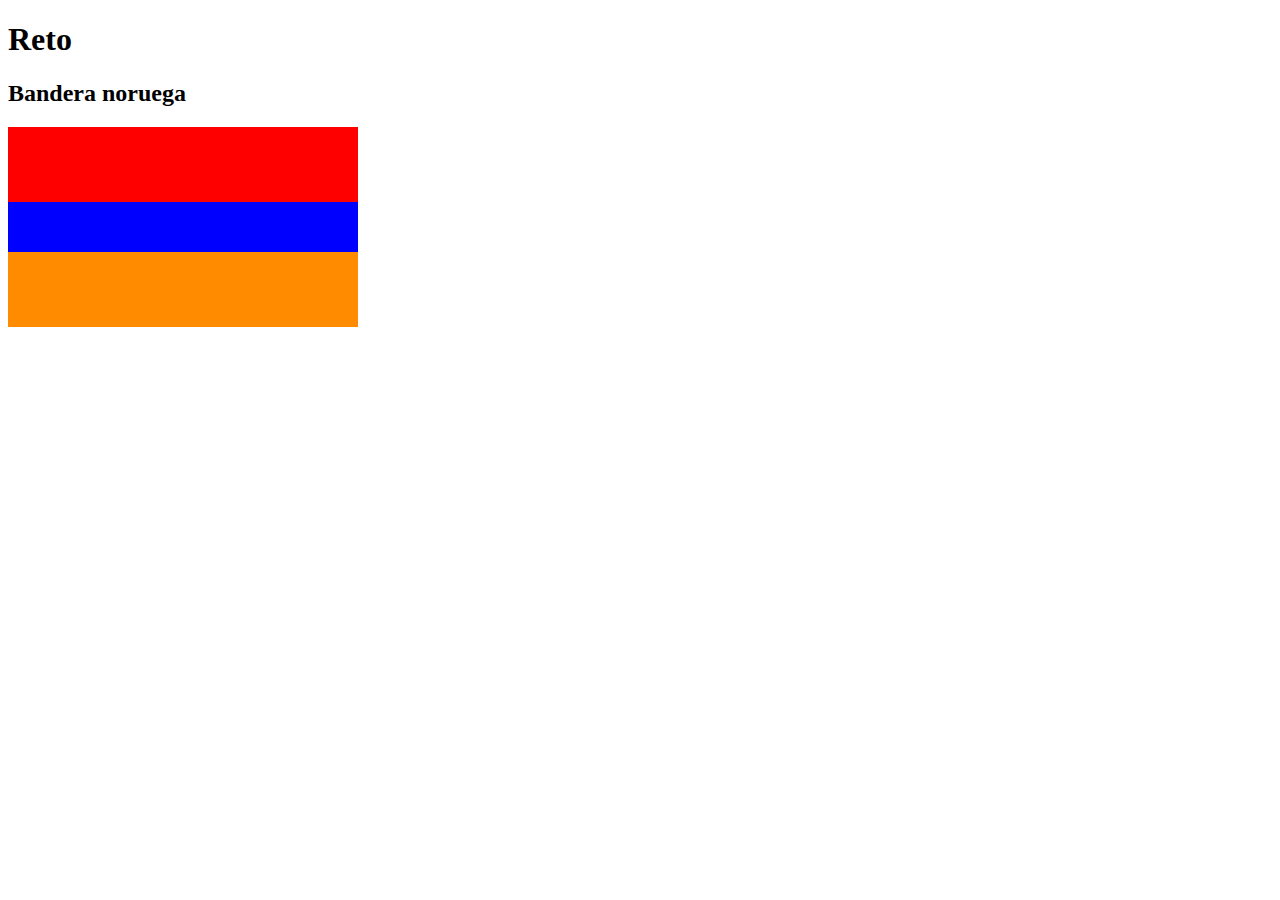
<file: ejercicios/1er ejercicio.html>
<!DOCTYPE html>
<html lang="en">
<head>
    <meta charset="UTF-8">
    <meta http-equiv="X-UA-Compatible" content="IE=edge">
    <meta name="viewport" content="width=device-width, initial-scale=1.0">
    <title>Ejercicio</title>
    <link rel="stylesheet" href="style.css">
</head>
<body>
    <h1>Reto</h1>
    <h2>Bandera noruega</h2>
    <div class="bandera">
        <div class="superior">
            <div class="superior-izq"></div>
            <div class="superior-der"></div>
        </div>
        <div class="inferior">
            <div class="inferior-izq"></div>
            <div class="inferior-der"></div>
        </div>
    </div>
</body>
</html>
</file>
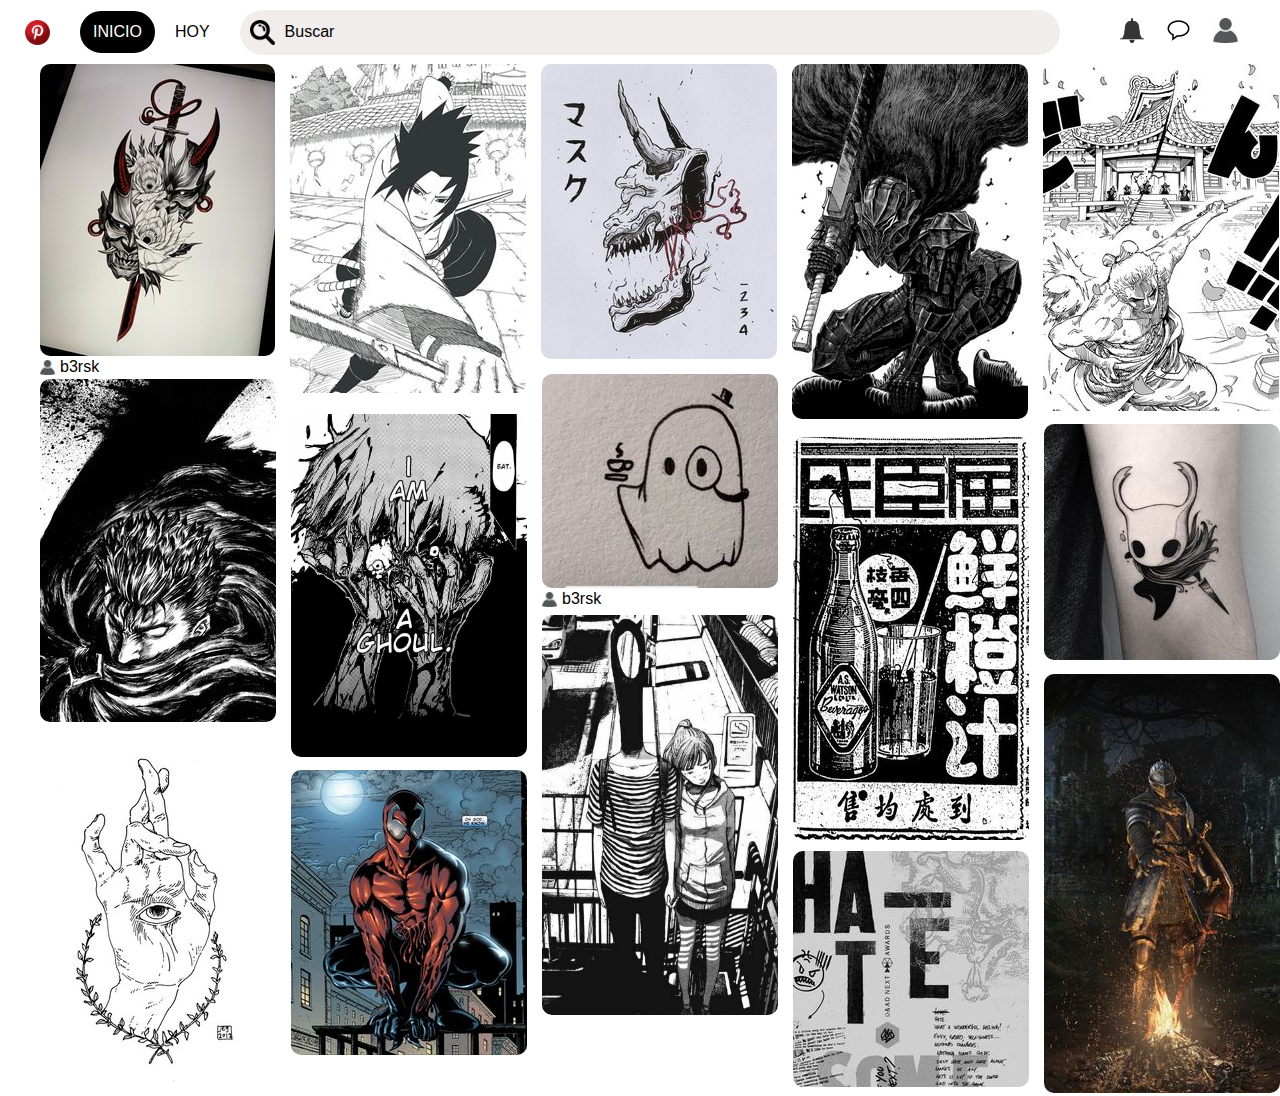
<file: proyecto-final/proyecto.html>
<!DOCTYPE html>
<html lang="en">

<head>
    <meta charset="UTF-8">
    <meta http-equiv="X-UA-Compatible" content="IE=edge">
    <meta name="viewport" content="width=device-width, initial-scale=1.0">
    <link rel="stylesheet" href="style.css">
    <link rel="stylesheet" href="reset.css">
    <title>Proyecto Final.</title>
</head>

<body>
    <div>
        <header class="p1" style="display: flex">
            <div class="navegador" style="height: 64px;">
                <div class="logo" style="height: 100%; align-items: center;">
                    <img src="img/logo.png" alt="logo" height="25px">
                </div>
                <div class="inicio">
                    <div class="lol">
                        <h2 style="color: white; font-family: Arial, Helvetica, sans-serif;">
                            INICIO
                        </h2>
                    </div>
                </div>
                <div class="hoy">
                    <div class="lal">
                        <div class="lal2">
                            <h2 style="font-family: Arial, Helvetica, sans-serif;">
                                HOY
                            </h2>
                        </div>
                    </div>
                </div>
                <div class="lupa">
                    <div class="lupa2">
                        <div class="lupaa" style="height: 100%;">
                            <img src="img/pngwing.com.png" alt="lupaaa" height="25px">
                            <h3 class="buscar" style="font-family: Arial, Helvetica, sans-serif;">
                                Buscar
                            </h3>
                        </div>
                    </div>
                </div>
                <div class="campana">
                    <div class="sas">
                        <div class="sas2">
                            <img src="img/campana.png" alt="campana" height="25px">
                        </div>
                    </div>
                </div>
                <div class="mensaje">
                    <div class="e">
                        <div class="e2">
                            <img src="img/mensajes.png" alt="mensaje" height="25px">
                        </div>
                    </div>
                </div>
                <div class="perfil">
                    <div class="pe">
                        <div class="p2">
                            <img src="img/usuario.png" alt="usuario" height="25px">
                        </div>
                    </div>
                </div>
            </div>
        </header>
        <div class="colordel">
            <div class="fotos">
                <div class="f1">
                    <img src="img/f1.jpg" alt="f1" style="border-radius: 10px; cursor: pointer;">
                    <div class="f1a">
                        <img src="img/usuario.png" alt="usuariofoto" style="height: 15px;">
                        <h1 class="f1b" style="font-family: Arial, Helvetica, sans-serif;">
                            b3rsk
                        </h1>
                    </div>
                </div>
                <div class="f2">
                    <img src="img/f2.jpg" alt="f2" style="border-radius: 10px; cursor: pointer;">
                </div>
                <div class="f3">
                    <img src="img/f3.jpg" alt="f3" style="border-radius: 10px; cursor: pointer;">
                </div>
                <div class="f4">
                    <img src="img/f4.jpg" alt="f4" style="border-radius: 10px; cursor: pointer;">
                </div>
                <div class="f5">
                    <img src="img/f5.jpg" alt="f5" style="border-radius: 10px; cursor: pointer;">
                </div>
            </div>
            <div class="fotos2">
                <div class="f6">
                    <img src="img/f6.jpg" alt="f6" style="border-radius: 10px; cursor: pointer;">
                </div>
                <div class="f7">
                    <img src="img/f7.jpg" alt="f7" style="border-radius: 10px; height: 343px; width: 236px; cursor: pointer;">
                </div>
                <div class="f8">
                    <img src="img/f8.jpg" alt="f8" style="border-radius: 10px; cursor: pointer;">
                    <div class="f8a">
                        <img src="img/usuario.png" alt="usuariofoto" style="height: 15px; cursor: pointer;">
                        <h1 class="f8b" style="font-family: Arial, Helvetica, sans-serif;">
                            b3rsk
                        </h1>
                    </div>
                </div>
                <div class="f9">
                    <img src="img/f9.jpg" alt="f9" style="border-radius: 10px; cursor: pointer;">
                </div>
                <div class="f10">
                    <img src="img/f10.jpg" alt="f10" style="border-radius: 10px; cursor: pointer;">
                </div>
            </div>
            <div class="fotos3">
                <div class="f11">
                    <img src="img/f11.jpg" alt="f11" style="border-radius: 10px; cursor: pointer;">
                </div>
                <div class="f12">
                    <img src="img/f12.jpg" alt="f12" style="border-radius: 10px; cursor: pointer;">
                </div>
                <div class="f13">
                    <img src="img/f13.jpg" alt="f13" style="border-radius: 10px; height: 400px; width: 236px; cursor: pointer;">
                </div>
                <div class="f14">
                    <img src="img/f14.jpg" alt="f14" style="border-radius: 10px; cursor: pointer;">
                </div>
                <div class="f15">
                    <img src="img/f15.jpg" alt="f15" style="border-radius: 10px; cursor: pointer;">
                </div>
            </div>
        </div>
    </div>
</body>

</html>
</file>
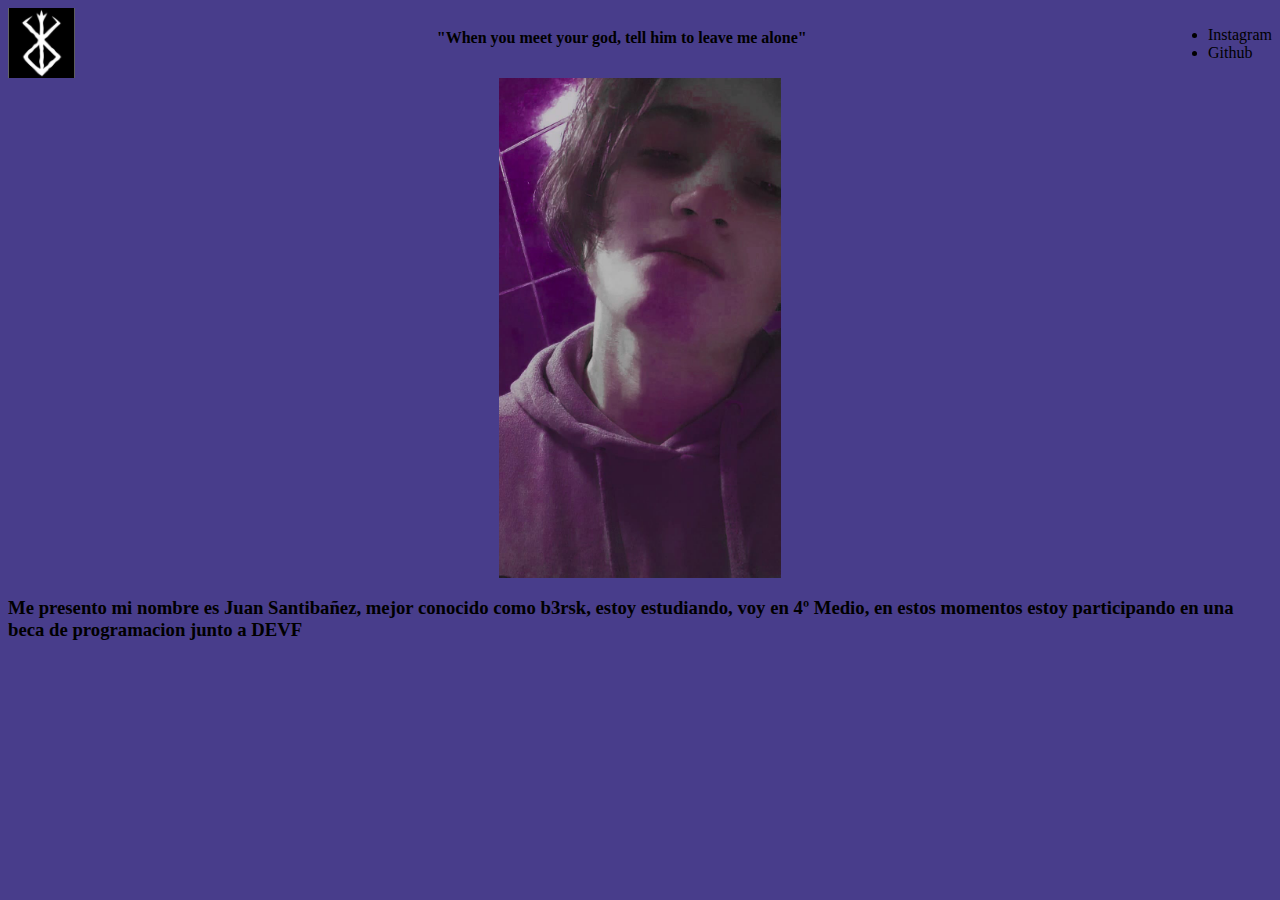
<file: Proyectos/Mi-Pagina.html>
<!DOCTYPE html>
<html lang="en">

<head>
    <meta charset="UTF-8">
    <meta http-equiv="X-UA-Compatible" content="IE=edge">
    <meta name="viewport" content="width=device-width, initial-scale=1.0">
    <title>b3rsk</title>
    <link rel="stylesheet" href="Diseño.css">
</head>

<body class="cuerpo">
    <nav class="navbar">
        <img src="img/logo2.jpg" alt="Marca de Maldicion" height="70px">
        <h4>"When you meet your god, tell him to leave me alone"</h4>
        <ul class="navbar__links">
            <li>
                Github
            </li>
            <li>
                Instagram
            </li>
        </ul>
    </nav>
    <header class="almedio">
        <img src="img/avatar.jpg" alt="Mi yo" height="500px">
    </header>
    <h3 class="la">
            Me presento mi nombre es Juan Santibañez, mejor conocido como b3rsk, estoy estudiando, voy en 4º Medio, en estos momentos estoy participando en una beca de programacion junto a DEVF 
    </h3>
</body>

</html>
</file>
<file: ejercicios/style.css>
.bandera {
    height: 200px;
    width: 350px;
    background-color: blue;
    display: flex;
    flex-direction: column;
    justify-content: space-between;
}
.superior {
    height: 75px;
    width: 350px;
    background-color: red;
    display: flex;
    flex-direction: row;
    justify-content: space-between;
}
.inferior {
    height: 75px;
    width: 350px;
    background-color: darkorange;
    display: flex;
    flex-direction: row;
    justify-content: space-between;
}
.superior-izq {
    height: 75px;
    width: 100px;
    background-color: red;
}
.superior-der {

}
</file>
<file: proyecto-final/style.css>
.p1 {
    width: 100%;
    height: 64px;
    position: fixed;
    background-color: white;
}
.navegador {
    display: flex;
    flex-direction: row;
    width: 100%;
    align-items: center;


}
.logo {
    padding-left: 25px;
    display: flex;
    width: 50px;
    cursor: pointer;
}    
.inicio {
    padding-left: 5px;
    padding-right: 5px;
}
.lol {
    border: solid;
    border-width: medium;
    border-radius: 25px;
    padding: 10px;
    background-color: black;
    cursor: pointer;
}
.hoy {
    padding-left: 5px;
    padding-right: 5px;
}
.lal {
    cursor: pointer;
    transition-duration: 0,4s;

}
.lal2 {
    background-color: white;
    border-color: white;
    border-width: medium;
    border-radius: 25px;
    padding: 10px;
}
.lal2:hover {
    background-color: rgb(233, 227, 227);
}
.lupa {
    cursor: pointer;
    transition-duration: 0,4s;
    padding-left: 15px;
}
.lupa2 {
    background-color: rgba(233, 227, 227, 0.651);
    border-color: white;
    border-width: medium;
    border-radius: 25px;
    padding: 10px;
    width: 800px;
    height: 25px;
}
.lupa2:hover {
    background-color: rgb(233, 227, 227);
}
.lupaa {
    display: flex;
    align-items: center;
} 
.buscar {
    padding-left: 10px;
}
.campana {
    padding-left: 50px;
    cursor: pointer;
}
.sas {
    background-color: white;
    border-color: white;
    border-width: medium;
    border-radius: 25px;
    padding: 10px;
}
.sas:hover {
    background-color: rgb(233, 227, 227);
}
.mensaje {
    padding-left: 2px;
    cursor: pointer;
    align-items: center;
}
.e {
    background-color: white;
    border-color: white;
    border-width: medium;
    border-radius: 25px;
    padding: 10px;
}
.e:hover {
    background-color: rgb(233, 227, 227);
}
.perfil {
    padding-left: 2px;
    cursor: pointer;
    align-items: center;
}
.pe {
    background-color: white;
    border-color: white;
    border-width: medium;
    border-radius: 25px;
    padding: 10px;
}
.pe:hover {
    background-color: rgb(233, 227, 227);
}
.colordel{
    background-color: white;
}
.fotos {
    padding-top: 64px;
    padding-left: 40px;
    padding-right: 30px;
    display: flex;
    height: 300px;
    
}
.f1 {
    height: 50%;
}
.f1a {
    display: flex;
    flex-direction: row;
    align-items: center;
}
.f1b {
    padding-left: 5px;
    cursor: pointer;
}
.f1b:hover {
    text-decoration: underline;
}
.f2 {
    padding-left: 15px;
}
.f3 {
padding-left: 15px;
}
.f4 {
    padding-left: 15px;
}
.f5 {
    padding-left: 15px;
}
.fotos2 {
    padding-left: 40px;
    padding-right: 30px;
    display: flex;
    height: 250px;
}
.f6 {
    padding-top: 15px;
}
.f7 {
    padding-top: 50px;
    padding-left: 15px;
}
.f8 {
    padding-left: 15px;
    padding-top: 10px;
}
.f8a {
    display: flex;
    flex-direction: row;
    align-items: center;
}
.f8b {
    padding-left: 5px;
    cursor: pointer;
}
.f8b:hover {
    text-decoration: underline;
}
.f9 {
    padding-left: 15px;
    padding-top: 73px;
}
.f10 {
    padding-left: 15px;
    padding-top: 60px;
}
.fotos3 {
    padding-left: 40px;
    padding-right: 30px;
    display: flex;
}
.f11 {
    padding-top: 125px;
}
.f12 {
    padding-left: 15px;
    padding-top: 156px;
}
.f13 {
    padding-left: 15px;
    padding-top: 1px;
}
.f14 {
    padding-left: 15px;
    padding-top: 237px;
}
.f15 {
    padding-left: 15px;
    padding-top: 60px;
}
</file>
<file: Proyectos/Diseño.css>
.navbar {
    display: flex;
    justify-content: space-between;
}
.navbar__links {
    display: flex;
    flex-direction: column-reverse;
}
.cuerpo {
    background-color: darkslateblue;
}
.almedio {
    display: flex;
    justify-content: space-around;
}
.la {
    display: flex;
    justify-content: space-between;

}
</file>
